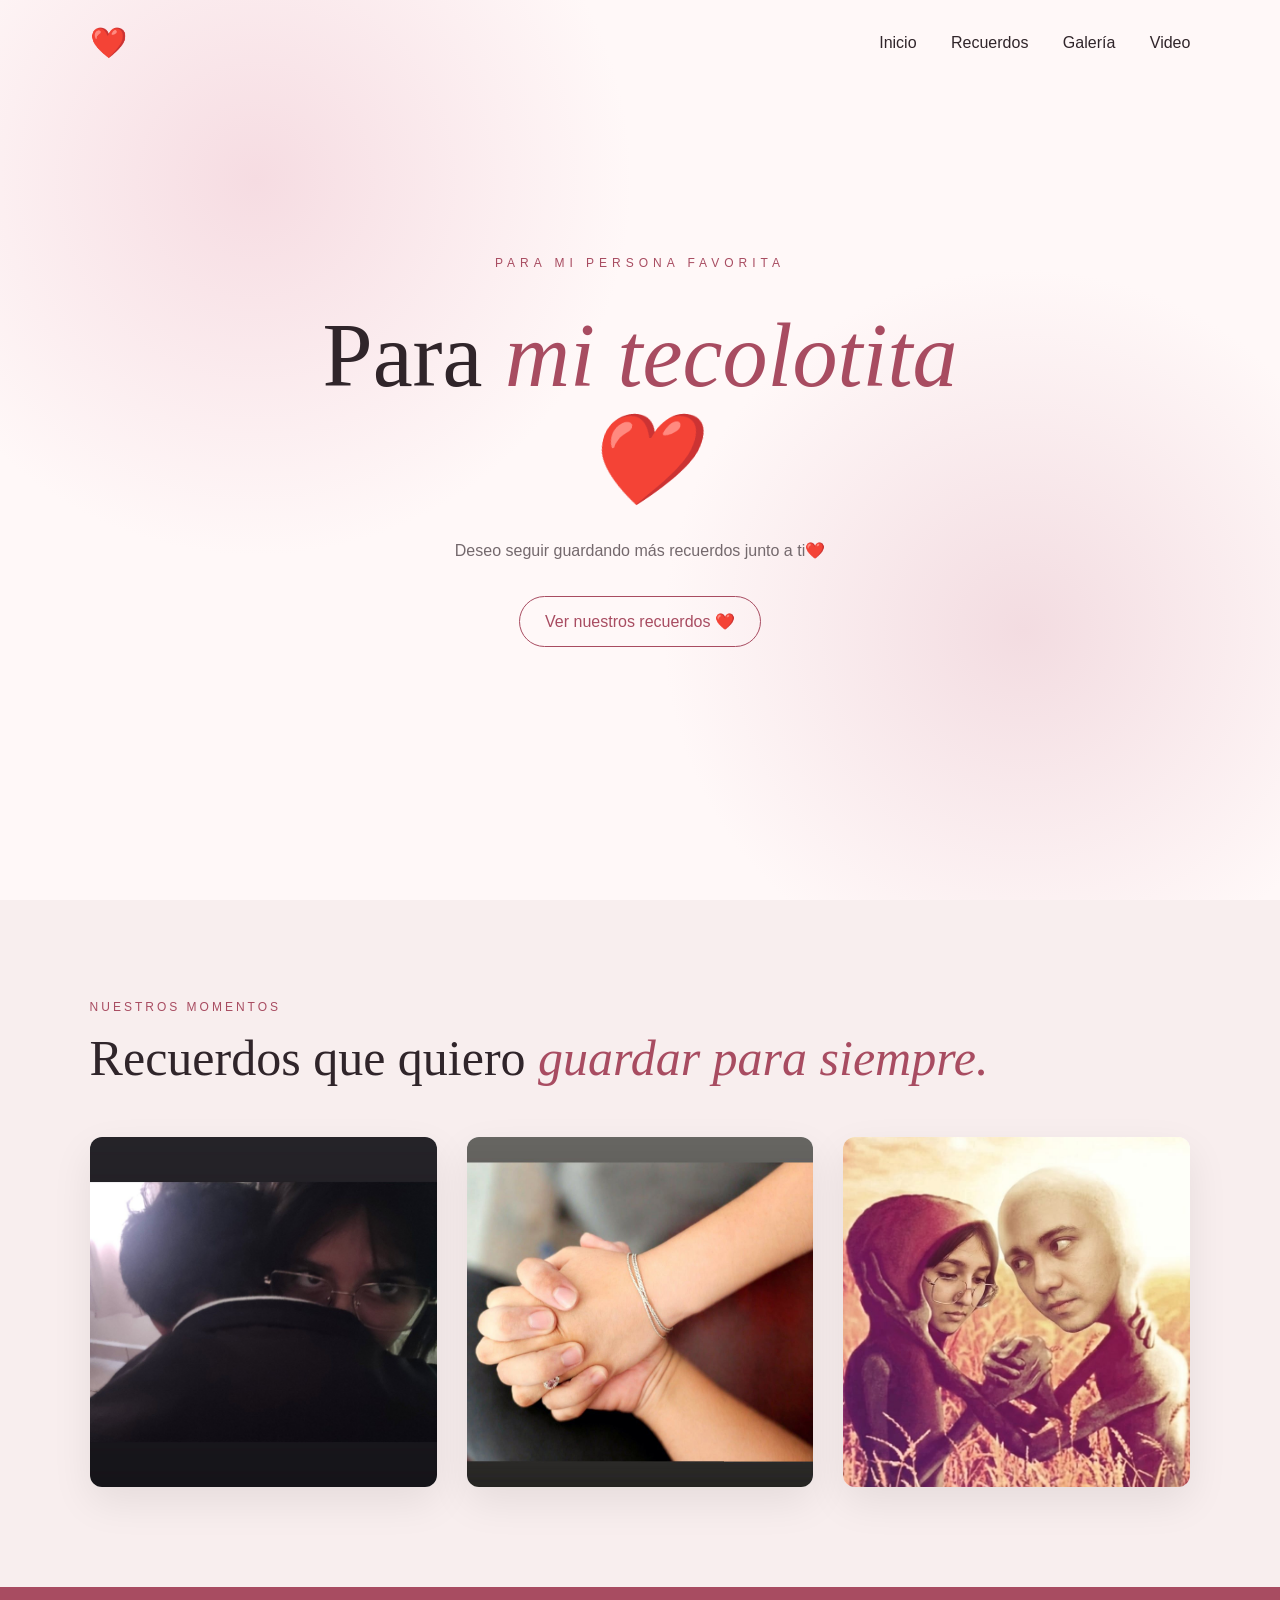
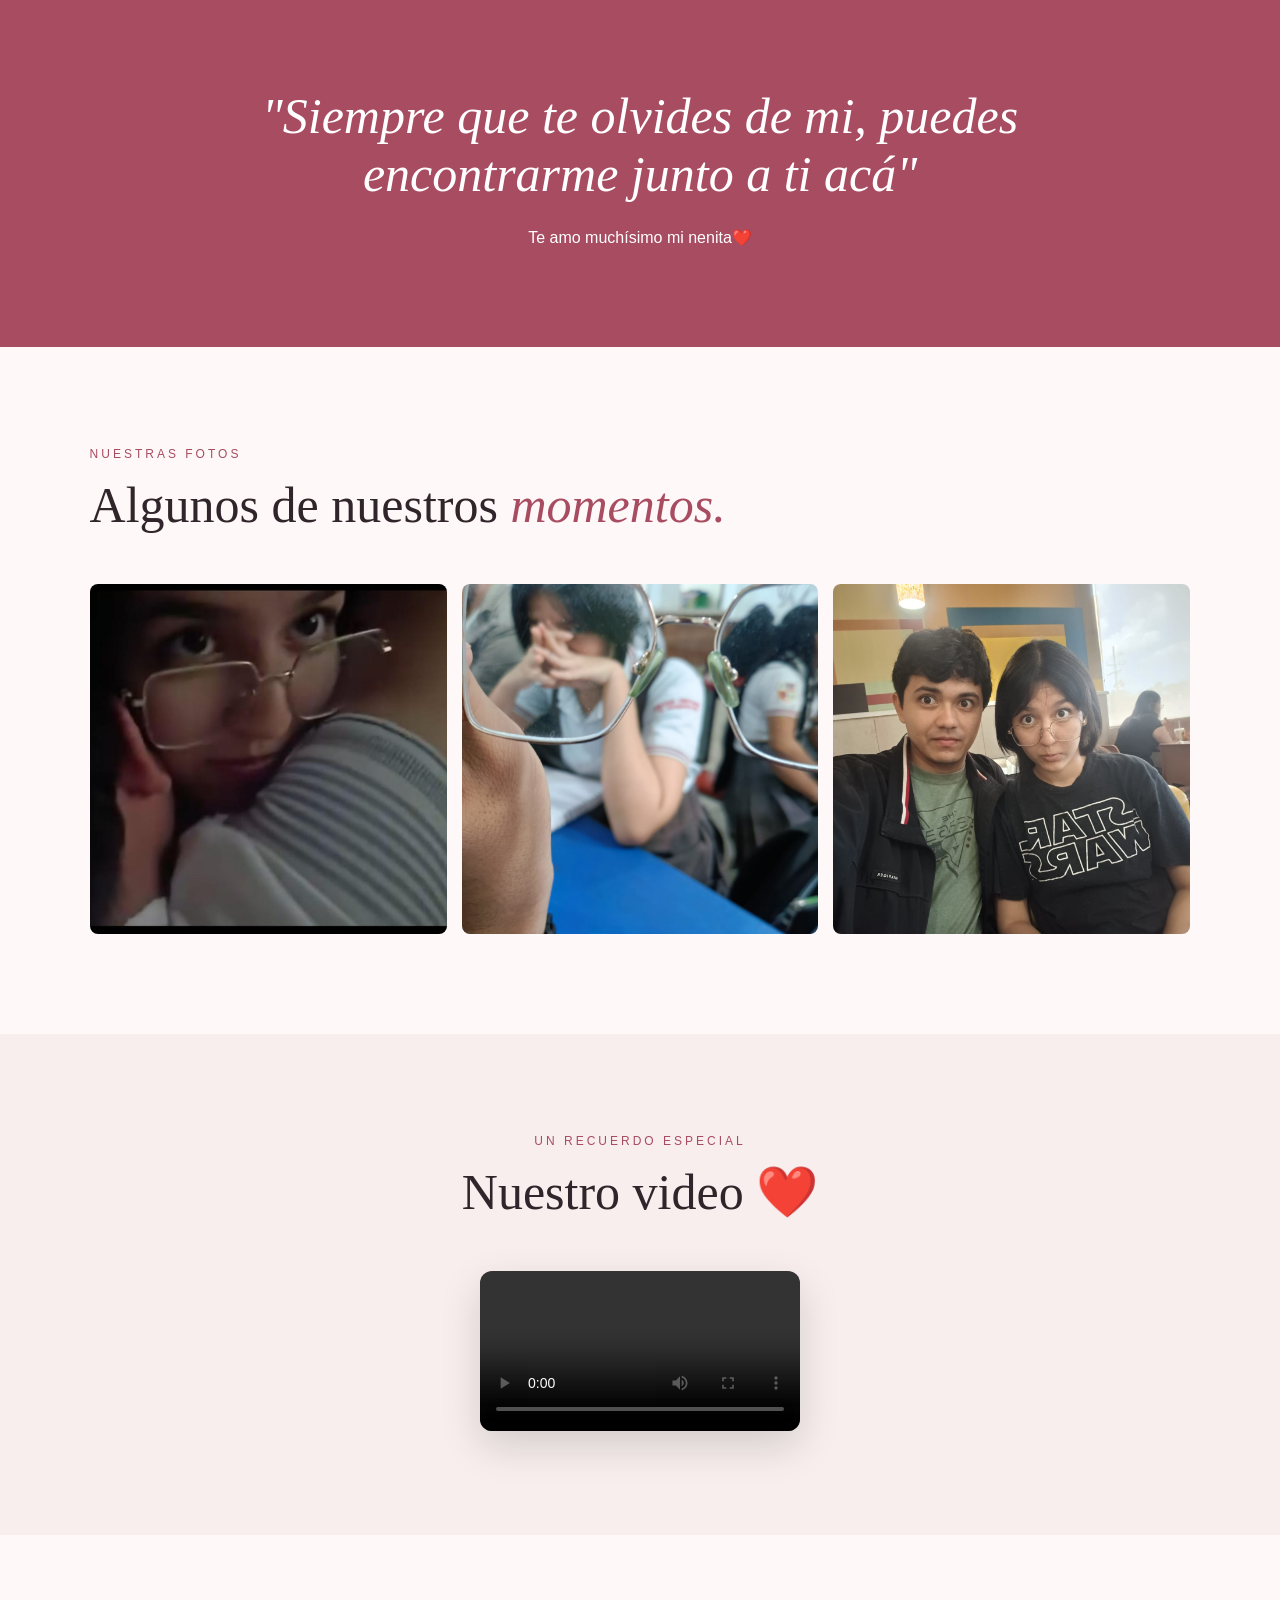
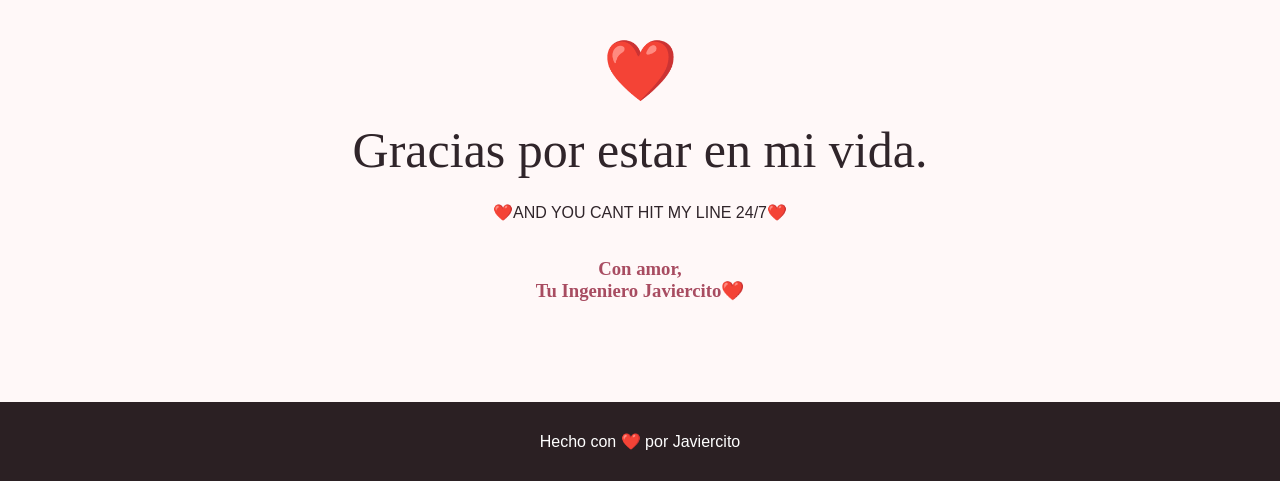
<file: index.html>
<!DOCTYPE html>
<html lang="es">

<head>
    <meta charset="UTF-8">
    <meta name="viewport" content="width=device-width, initial-scale=1.0">

    <title>Para ti mi tecolotita ❤️</title>

    <link rel="stylesheet" href="style.css">
</head>

<body>

    <header>

        <nav>
            <div>❤️</div>

            <div>
                <a href="#inicio">Inicio</a>
                <a href="#recuerdos">Recuerdos</a>
                <a href="#galeria">Galería</a>
                <a href="#video">Video</a>
            </div>
        </nav>

        <div class="hero" id="inicio">

            <p>PARA MI PERSONA FAVORITA</p>

            <h1>
                Para <span> mi tecolotita❤️</span>
            </h1>

            <p>
                Deseo seguir guardando más recuerdos junto a ti❤️
            </p>

            <a href="#recuerdos">
                Ver nuestros recuerdos ❤️
            </a>

        </div>

    </header>


    <!-- RECUERDOS (SOLO IMÁGENES) -->

    <section id="recuerdos">

        <p>NUESTROS MOMENTOS</p>

        <h2>
            Recuerdos que quiero
            <span>guardar para siempre.</span>
        </h2>

        <div class="cards">

            <article>
                <img src="imagen4.jpeg" alt="Recuerdo 1">
            </article>

            <article>
                <img src="imagen5.jpeg" alt="Recuerdo 2">
            </article>

            <article>
                <img src="imagen6.jpeg" alt="Recuerdo 3">
            </article>

        </div>

    </section>


    <!-- FRASE -->

    <section class="quote">

        <h2>
            "Siempre que te olvides de mi, puedes encontrarme junto a ti acá"
        </h2>

        <p>
            Te amo muchísimo mi nenita❤️
        </p>

    </section>


    <!-- GALERÍA -->

    <section id="galeria">

        <p>NUESTRAS FOTOS</p>

        <h2>
            Algunos de nuestros
            <span>momentos.</span>
        </h2>

        <div class="gallery">

            <img src="imagen1.jpeg" alt="Foto 1">
            <img src="imagen2.jpeg" alt="Foto 2">
            <img src="imagen3.jpeg" alt="Foto 3">

        </div>

    </section>


    <!-- VIDEO -->

    <section id="video">

        <p>UN RECUERDO ESPECIAL</p>

        <h2>
            Nuestro video ❤️
        </h2>

        <video controls>
            <source src="video2.mp4" type="video/mp4">
            Tu navegador no soporta videos.
        </video>

    </section>


    <!-- FINAL -->

    <section class="final">

        <div>
            ❤️
        </div>

        <h2>
            Gracias por estar en mi vida.
        </h2>

        <p>
            ❤️AND YOU CANT HIT MY LINE 24/7❤️
        </p>

        <h3>
            Con amor,
            <br>
            Tu Ingeniero Javiercito❤️
        </h3>

    </section>


    <footer>

        Hecho con ❤️ por Javiercito

    </footer>


    <script src="script.js"></script>

</body>

</html>
</file>
<file: style.css>
* {
    margin: 0;
    padding: 0;
    box-sizing: border-box;
}

html {
    scroll-behavior: smooth;
}

body {
    font-family: Arial, sans-serif;
    background: #fff8f8;
    color: #30252a;
}

nav {
    position: absolute;
    top: 0;
    left: 0;
    width: 100%;

    display: flex;
    justify-content: space-between;
    align-items: center;

    padding: 25px 7%;

    z-index: 10;
}

nav div:first-child {
    font-size: 30px;
}

nav a {
    color: #30252a;
    text-decoration: none;
    margin-left: 30px;
}

nav a:hover {
    color: #a84c61;
}

header {
    min-height: 100vh;

    background:
        radial-gradient(
            circle at 20% 20%,
            #f6dce2,
            transparent 30%
        ),
        radial-gradient(
            circle at 80% 70%,
            #f3dce1,
            transparent 30%
        );

    display: flex;
    justify-content: center;
    align-items: center;

    text-align: center;
}

.hero {
    max-width: 800px;
    padding: 30px;
}

.hero p:first-child {
    color: #a84c61;
    letter-spacing: 5px;
    font-size: 12px;
}

.hero h1 {
    font-family: Georgia, serif;
    font-size: 90px;
    font-weight: normal;
    margin: 25px 0;
}

.hero h1 span {
    color: #a84c61;
    font-style: italic;
}

.hero p {
    color: #74696d;
    line-height: 1.8;
    margin-bottom: 30px;
}

.hero a {
    display: inline-block;

    padding: 15px 25px;

    border: 1px solid #a84c61;
    border-radius: 30px;

    color: #a84c61;
    text-decoration: none;
}

.hero a:hover {
    background: #a84c61;
    color: white;
}


/* SECCIONES */

section {
    padding: 100px 7%;
}

section > p:first-child {
    color: #a84c61;
    letter-spacing: 3px;
    font-size: 12px;
}

section h2 {
    font-family: Georgia, serif;
    font-size: 50px;
    font-weight: normal;
    margin: 15px 0 50px;
}

section h2 span {
    color: #a84c61;
    font-style: italic;
}


/* RECUERDOS (SOLO IMÁGENES) */

#recuerdos {
    background: #f8eeee;
}

.cards {
    display: grid;
    grid-template-columns: repeat(3, 1fr);
    gap: 30px;
}

.cards article {
    background: white;
    border-radius: 12px;
    overflow: hidden;
    box-shadow: 0 15px 40px rgba(0,0,0,0.08);
}

.cards img {
    width: 100%;
    height: 350px;
    object-fit: cover;
    display: block;
}


/* FRASE */

.quote {
    background: #a84c61;
    color: white;
    text-align: center;
}

.quote h2 {
    max-width: 900px;
    margin: auto;
    font-style: italic;
}

.quote p {
    margin-top: 25px;
}


/* GALERÍA */

.gallery {
    display: grid;
    grid-template-columns: repeat(3, 1fr);
    gap: 15px;
}

.gallery img {
    width: 100%;
    height: 350px;
    object-fit: cover;
    border-radius: 8px;
    transition: 0.4s;
    cursor: pointer;
}

.gallery img:hover {
    transform: scale(1.03);
}


/* VIDEO */

#video {
    background: #f8eeee;
    text-align: center;
}

#video video {
    width: 100%;
    max-width: 320px;
    border-radius: 12px;
    box-shadow: 0 15px 40px rgba(0,0,0,0.15);
}


/* FINAL */

.final {
    text-align: center;
}

.final div {
    font-size: 60px;
}

.final h2 {
    margin-bottom: 20px;
}

.final p {
    max-width: 600px;
    margin: auto;
    line-height: 1.8;
}

.final h3 {
    font-family: Georgia, serif;
    color: #a84c61;
    margin-top: 30px;
}


/* FOOTER */

footer {
    background: #2b2023;
    color: white;
    text-align: center;
    padding: 30px;
}


/* CELULAR */

@media (max-width: 700px) {

    nav {
        padding: 20px;
    }

    nav a {
        margin-left: 10px;
        font-size: 12px;
    }

    .hero h1 {
        font-size: 60px;
    }

    .cards {
        grid-template-columns: 1fr;
    }

    .gallery {
        grid-template-columns: 1fr;
    }

    section {
        padding: 70px 20px;
    }

    section h2 {
        font-size: 40px;
    }
}
</file>
